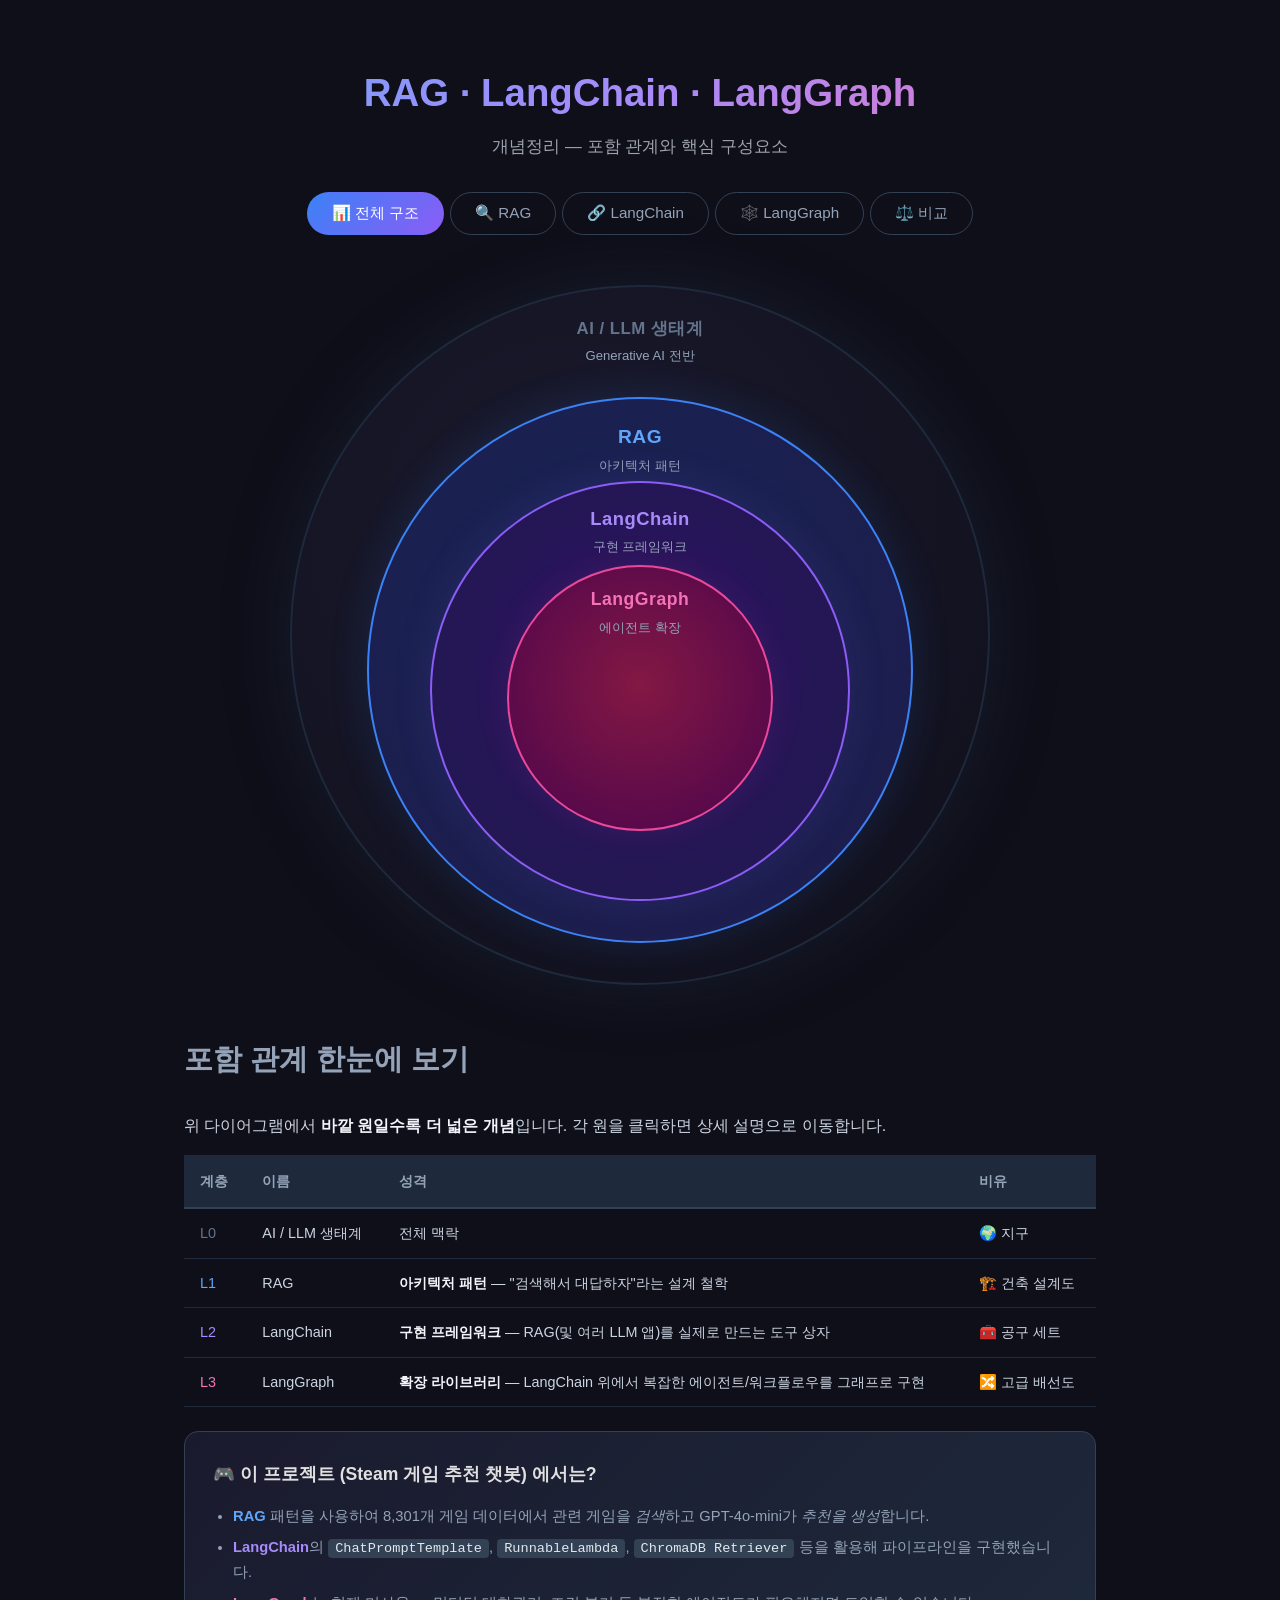
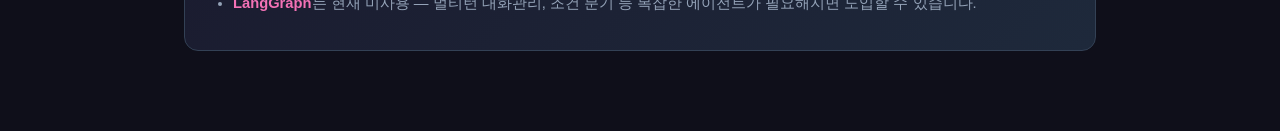
<file: RAG/rag_langchain_concepts.html>
<!doctype html>
<html lang="ko">
  <head>
    <meta charset="UTF-8" />
    <meta name="viewport" content="width=device-width, initial-scale=1.0" />
    <title>RAG · LangChain · LangGraph 개념정리</title>
    <style>
      /* ── Reset & Base ───────────────────────────────── */
      *,
      *::before,
      *::after {
        box-sizing: border-box;
        margin: 0;
        padding: 0;
      }
      html {
        scroll-behavior: smooth;
      }
      body {
        font-family:
          'Pretendard', 'Apple SD Gothic Neo', 'Noto Sans KR', sans-serif;
        background: #0f0f1a;
        color: #e0e0e0;
        line-height: 1.7;
        overflow-x: hidden;
      }

      /* ── Header ─────────────────────────────────────── */
      header {
        text-align: center;
        padding: 60px 20px 30px;
      }
      header h1 {
        font-size: 2.4rem;
        background: linear-gradient(135deg, #60a5fa, #a78bfa, #f472b6);
        -webkit-background-clip: text;
        -webkit-text-fill-color: transparent;
        margin-bottom: 8px;
      }
      header p {
        color: #9ca3af;
        font-size: 1.05rem;
      }

      /* ── Navigation Tabs ────────────────────────────── */
      .tab-bar {
        display: flex;
        justify-content: center;
        gap: 6px;
        padding: 0 20px 30px;
        flex-wrap: wrap;
      }
      .tab-btn {
        padding: 10px 24px;
        border: 1px solid #334155;
        border-radius: 999px;
        background: transparent;
        color: #94a3b8;
        font-size: 0.95rem;
        cursor: pointer;
        transition: all 0.25s;
      }
      .tab-btn:hover {
        border-color: #60a5fa;
        color: #60a5fa;
      }
      .tab-btn.active {
        background: linear-gradient(135deg, #3b82f6, #8b5cf6);
        color: #fff;
        border-color: transparent;
      }

      /* ── Diagram Section ────────────────────────────── */
      .diagram-section {
        display: flex;
        justify-content: center;
        padding: 20px 20px 50px;
      }
      .concentric {
        position: relative;
        width: min(700px, 90vw);
        height: min(700px, 90vw);
      }

      /* Shared ring style */
      .ring {
        position: absolute;
        border-radius: 50%;
        display: flex;
        flex-direction: column;
        align-items: center;
        justify-content: flex-start;
        text-align: center;
        cursor: pointer;
        transition:
          transform 0.35s ease,
          box-shadow 0.35s ease,
          filter 0.35s ease;
      }
      .ring:hover {
        transform: scale(1.018);
      }

      /* Layer 0 – AI / LLM 생태계 */
      .ring-ecosystem {
        width: 100%;
        height: 100%;
        top: 0;
        left: 0;
        background: radial-gradient(
          circle at 40% 35%,
          #1a1a2e 0%,
          #0f0f1a 100%
        );
        border: 2px solid #1e293b;
        box-shadow: 0 0 60px rgba(30, 41, 59, 0.5);
        padding-top: 28px;
      }
      .ring-ecosystem:hover {
        box-shadow: 0 0 80px rgba(51, 65, 85, 0.6);
      }

      /* Layer 1 – RAG */
      .ring-rag {
        width: 78%;
        height: 78%;
        top: 16%;
        left: 11%;
        background: radial-gradient(circle at 45% 40%, #172554, #1e1b4b);
        border: 2.5px solid #3b82f6;
        box-shadow: 0 0 40px rgba(59, 130, 246, 0.15);
        padding-top: 22px;
      }
      .ring-rag:hover {
        box-shadow: 0 0 60px rgba(59, 130, 246, 0.35);
      }

      /* Layer 2 – LangChain */
      .ring-langchain {
        width: 60%;
        height: 60%;
        top: 28%;
        left: 20%;
        background: radial-gradient(circle at 50% 45%, #2e1065, #1e1b4b);
        border: 2.5px solid #8b5cf6;
        box-shadow: 0 0 40px rgba(139, 92, 246, 0.12);
        padding-top: 20px;
      }
      .ring-langchain:hover {
        box-shadow: 0 0 60px rgba(139, 92, 246, 0.35);
      }

      /* Layer 3 – LangGraph */
      .ring-langgraph {
        width: 38%;
        height: 38%;
        top: 40%;
        left: 31%;
        background: radial-gradient(circle at 50% 45%, #831843, #4a044e);
        border: 2.5px solid #ec4899;
        box-shadow: 0 0 35px rgba(236, 72, 153, 0.1);
        padding-top: 18px;
      }
      .ring-langgraph:hover {
        box-shadow: 0 0 55px rgba(236, 72, 153, 0.35);
      }

      /* Ring labels */
      .ring-label {
        font-weight: 700;
        letter-spacing: 0.5px;
        pointer-events: none;
      }
      .ring-ecosystem .ring-label {
        font-size: clamp(0.85rem, 2vw, 1.05rem);
        color: #64748b;
      }
      .ring-rag .ring-label {
        font-size: clamp(0.95rem, 2.2vw, 1.2rem);
        color: #60a5fa;
      }
      .ring-langchain .ring-label {
        font-size: clamp(0.95rem, 2.2vw, 1.15rem);
        color: #a78bfa;
      }
      .ring-langgraph .ring-label {
        font-size: clamp(0.9rem, 2vw, 1.1rem);
        color: #f472b6;
      }

      .ring-sub {
        font-size: clamp(0.65rem, 1.4vw, 0.82rem);
        color: #94a3b8;
        margin-top: 2px;
        pointer-events: none;
      }

      /* ── Content Sections ───────────────────────────── */
      .sections {
        max-width: 960px;
        margin: 0 auto;
        padding: 0 24px 80px;
      }

      .concept-card {
        display: none;
        animation: fadeUp 0.4s ease both;
      }
      .concept-card.visible {
        display: block;
      }

      @keyframes fadeUp {
        from {
          opacity: 0;
          transform: translateY(18px);
        }
        to {
          opacity: 1;
          transform: translateY(0);
        }
      }

      .card-header {
        display: flex;
        align-items: center;
        gap: 14px;
        margin-bottom: 28px;
      }
      .card-icon {
        width: 52px;
        height: 52px;
        border-radius: 14px;
        display: flex;
        align-items: center;
        justify-content: center;
        font-size: 1.5rem;
        flex-shrink: 0;
      }
      .card-header h2 {
        font-size: 1.8rem;
      }

      /* Color themes */
      .theme-rag .card-icon {
        background: #1e3a5f;
      }
      .theme-rag .card-header h2 {
        color: #60a5fa;
      }
      .theme-lc .card-icon {
        background: #3b1f7a;
      }
      .theme-lc .card-header h2 {
        color: #a78bfa;
      }
      .theme-lg .card-icon {
        background: #6b1745;
      }
      .theme-lg .card-header h2 {
        color: #f472b6;
      }

      .card-body p {
        margin-bottom: 16px;
        color: #cbd5e1;
      }
      .card-body strong {
        color: #f1f5f9;
      }

      /* Definition box */
      .def-box {
        background: #1e293b;
        border-left: 4px solid;
        border-radius: 8px;
        padding: 20px 24px;
        margin-bottom: 32px;
        font-size: 1.05rem;
      }
      .theme-rag .def-box {
        border-left-color: #3b82f6;
      }
      .theme-lc .def-box {
        border-left-color: #8b5cf6;
      }
      .theme-lg .def-box {
        border-left-color: #ec4899;
      }

      /* Pipeline flow diagram */
      .pipeline {
        display: flex;
        align-items: center;
        gap: 0;
        flex-wrap: wrap;
        justify-content: center;
        margin: 28px 0 36px;
      }
      .pipe-step {
        background: #1e293b;
        border: 1px solid #334155;
        border-radius: 12px;
        padding: 16px 22px;
        text-align: center;
        min-width: 130px;
        transition:
          border-color 0.2s,
          transform 0.2s;
      }
      .pipe-step:hover {
        border-color: #60a5fa;
        transform: translateY(-3px);
      }
      .pipe-step .step-num {
        display: inline-block;
        background: #334155;
        color: #94a3b8;
        font-size: 0.7rem;
        border-radius: 999px;
        padding: 2px 10px;
        margin-bottom: 6px;
      }
      .pipe-step .step-title {
        font-weight: 700;
        color: #f1f5f9;
        font-size: 0.95rem;
        margin-bottom: 4px;
      }
      .pipe-step .step-desc {
        font-size: 0.8rem;
        color: #94a3b8;
      }
      .pipe-arrow {
        font-size: 1.4rem;
        color: #475569;
        padding: 0 6px;
        flex-shrink: 0;
      }

      /* Feature grid */
      .feat-grid {
        display: grid;
        grid-template-columns: repeat(auto-fill, minmax(240px, 1fr));
        gap: 16px;
        margin: 24px 0 36px;
      }
      .feat-card {
        background: #1e293b;
        border: 1px solid #334155;
        border-radius: 12px;
        padding: 20px;
        transition:
          border-color 0.2s,
          transform 0.2s;
      }
      .feat-card:hover {
        border-color: #8b5cf6;
        transform: translateY(-2px);
      }
      .feat-card h4 {
        font-size: 0.95rem;
        margin-bottom: 6px;
        color: #e2e8f0;
      }
      .feat-card p {
        font-size: 0.85rem;
        color: #94a3b8;
        margin: 0;
      }

      /* Graph node visual */
      .graph-visual {
        background: #1e293b;
        border-radius: 16px;
        padding: 32px 24px;
        margin: 24px 0 36px;
        display: flex;
        flex-direction: column;
        align-items: center;
        gap: 0;
      }
      .gnode {
        background: #2d1b4e;
        border: 2px solid #7c3aed;
        border-radius: 12px;
        padding: 12px 28px;
        font-weight: 700;
        color: #c4b5fd;
        font-size: 0.95rem;
        position: relative;
        z-index: 1;
      }
      .gnode.pink {
        background: #4a1942;
        border-color: #ec4899;
        color: #f9a8d4;
      }
      .gedge {
        display: flex;
        flex-direction: column;
        align-items: center;
        color: #64748b;
        font-size: 0.75rem;
        padding: 4px 0;
      }
      .gedge .arrow {
        font-size: 1.2rem;
      }
      .gedge .elabel {
        font-style: italic;
      }

      .graph-row {
        display: flex;
        align-items: center;
        gap: 60px;
        position: relative;
      }
      .graph-row::before {
        content: '';
        position: absolute;
        top: 50%;
        left: calc(50% - 28px);
        width: 56px;
        height: 2px;
        background: #475569;
      }

      /* Project mapping box */
      .project-box {
        background: linear-gradient(135deg, #1a1a2e, #1e293b);
        border: 1px solid #334155;
        border-radius: 14px;
        padding: 28px;
        margin-top: 20px;
      }
      .project-box h3 {
        font-size: 1.1rem;
        margin-bottom: 14px;
        display: flex;
        align-items: center;
        gap: 8px;
      }
      .project-box h3 .badge {
        background: #22c55e;
        color: #052e16;
        font-size: 0.65rem;
        font-weight: 700;
        padding: 2px 8px;
        border-radius: 999px;
      }
      .project-box h3 .badge.unused {
        background: #64748b;
        color: #1e293b;
      }
      .project-box ul {
        padding-left: 20px;
        color: #94a3b8;
        font-size: 0.92rem;
      }
      .project-box li {
        margin-bottom: 6px;
      }
      .project-box code {
        background: #334155;
        padding: 2px 7px;
        border-radius: 4px;
        font-size: 0.85rem;
        color: #e2e8f0;
      }

      /* Comparison table */
      .compare-section {
        margin-top: 36px;
      }
      .compare-section h3 {
        font-size: 1.2rem;
        margin-bottom: 16px;
        color: #f1f5f9;
      }
      table {
        width: 100%;
        border-collapse: collapse;
        font-size: 0.9rem;
        margin-bottom: 24px;
      }
      thead {
        background: #1e293b;
      }
      th {
        padding: 14px 16px;
        text-align: left;
        color: #94a3b8;
        font-weight: 600;
        border-bottom: 2px solid #334155;
      }
      td {
        padding: 12px 16px;
        border-bottom: 1px solid #1e293b;
        color: #cbd5e1;
      }
      tr:hover td {
        background: rgba(30, 41, 59, 0.5);
      }

      /* Relationship arrows (between sections) */
      .rel-banner {
        text-align: center;
        padding: 24px 0;
        color: #475569;
        font-size: 1.6rem;
      }

      /* Responsive */
      @media (max-width: 600px) {
        header h1 {
          font-size: 1.6rem;
        }
        .concentric {
          width: 95vw;
          height: 95vw;
        }
        .pipeline {
          flex-direction: column;
        }
        .pipe-arrow {
          transform: rotate(90deg);
        }
        .graph-row {
          flex-direction: column;
          gap: 0;
        }
        .graph-row::before {
          display: none;
        }
      }

      /* Scroll-to-top */
      .scroll-top {
        position: fixed;
        bottom: 30px;
        right: 30px;
        width: 44px;
        height: 44px;
        border-radius: 50%;
        background: #334155;
        color: #e2e8f0;
        border: none;
        font-size: 1.2rem;
        cursor: pointer;
        opacity: 0;
        transition: opacity 0.3s;
        z-index: 100;
      }
      .scroll-top.show {
        opacity: 1;
      }
    </style>
  </head>
  <body>
    <!-- ══════════════════════════════════════════════════
     Header
     ══════════════════════════════════════════════════ -->
    <header>
      <h1>RAG · LangChain · LangGraph</h1>
      <p>개념정리 — 포함 관계와 핵심 구성요소</p>
    </header>

    <!-- ══════════════════════════════════════════════════
     Tab Navigation
     ══════════════════════════════════════════════════ -->
    <nav class="tab-bar">
      <button class="tab-btn active" data-tab="overview">📊 전체 구조</button>
      <button class="tab-btn" data-tab="rag">🔍 RAG</button>
      <button class="tab-btn" data-tab="langchain">🔗 LangChain</button>
      <button class="tab-btn" data-tab="langgraph">🕸️ LangGraph</button>
      <button class="tab-btn" data-tab="compare">⚖️ 비교</button>
    </nav>

    <!-- ══════════════════════════════════════════════════
     Concentric Diagram
     ══════════════════════════════════════════════════ -->
    <section class="diagram-section">
      <div class="concentric">
        <!-- L0 – Ecosystem -->
        <div class="ring ring-ecosystem" data-target="overview">
          <span class="ring-label">AI / LLM 생태계</span>
          <span class="ring-sub">Generative AI 전반</span>
        </div>

        <!-- L1 – RAG -->
        <div class="ring ring-rag" data-target="rag">
          <span class="ring-label">RAG</span>
          <span class="ring-sub">아키텍처 패턴</span>
        </div>

        <!-- L2 – LangChain -->
        <div class="ring ring-langchain" data-target="langchain">
          <span class="ring-label">LangChain</span>
          <span class="ring-sub">구현 프레임워크</span>
        </div>

        <!-- L3 – LangGraph -->
        <div class="ring ring-langgraph" data-target="langgraph">
          <span class="ring-label">LangGraph</span>
          <span class="ring-sub">에이전트 확장</span>
        </div>
      </div>
    </section>

    <!-- ══════════════════════════════════════════════════
     Content Sections
     ══════════════════════════════════════════════════ -->
    <div class="sections">
      <!-- ─── Overview ─────────────────────────────────── -->
      <article class="concept-card visible" id="card-overview">
        <div class="card-header">
          <h2 style="color: #94a3b8">포함 관계 한눈에 보기</h2>
        </div>
        <div class="card-body">
          <p>
            위 다이어그램에서 <strong>바깥 원일수록 더 넓은 개념</strong>입니다.
            각 원을 클릭하면 상세 설명으로 이동합니다.
          </p>

          <table>
            <thead>
              <tr>
                <th>계층</th>
                <th>이름</th>
                <th>성격</th>
                <th>비유</th>
              </tr>
            </thead>
            <tbody>
              <tr>
                <td style="color: #64748b">L0</td>
                <td>AI / LLM 생태계</td>
                <td>전체 맥락</td>
                <td>🌍 지구</td>
              </tr>
              <tr>
                <td style="color: #60a5fa">L1</td>
                <td>RAG</td>
                <td>
                  <strong>아키텍처 패턴</strong> — "검색해서 대답하자"라는 설계
                  철학
                </td>
                <td>🏗️ 건축 설계도</td>
              </tr>
              <tr>
                <td style="color: #a78bfa">L2</td>
                <td>LangChain</td>
                <td>
                  <strong>구현 프레임워크</strong> — RAG(및 여러 LLM 앱)를
                  실제로 만드는 도구 상자
                </td>
                <td>🧰 공구 세트</td>
              </tr>
              <tr>
                <td style="color: #f472b6">L3</td>
                <td>LangGraph</td>
                <td>
                  <strong>확장 라이브러리</strong> — LangChain 위에서 복잡한
                  에이전트/워크플로우를 그래프로 구현
                </td>
                <td>🔀 고급 배선도</td>
              </tr>
            </tbody>
          </table>

          <div class="project-box">
            <h3>🎮 이 프로젝트 (Steam 게임 추천 챗봇) 에서는?</h3>
            <ul>
              <li>
                <strong style="color: #60a5fa">RAG</strong> 패턴을 사용하여
                8,301개 게임 데이터에서 관련 게임을 <em>검색</em>하고
                GPT-4o-mini가 <em>추천을 생성</em>합니다.
              </li>
              <li>
                <strong style="color: #a78bfa">LangChain</strong>의
                <code>ChatPromptTemplate</code>, <code>RunnableLambda</code>,
                <code>ChromaDB Retriever</code> 등을 활용해 파이프라인을
                구현했습니다.
              </li>
              <li>
                <strong style="color: #f472b6">LangGraph</strong>는 현재 미사용
                — 멀티턴 대화관리, 조건 분기 등 복잡한 에이전트가 필요해지면
                도입할 수 있습니다.
              </li>
            </ul>
          </div>
        </div>
      </article>

      <!-- ─── RAG ──────────────────────────────────────── -->
      <article class="concept-card theme-rag" id="card-rag">
        <div class="card-header">
          <div class="card-icon">🔍</div>
          <h2>
            RAG
            <small style="color: #94a3b8; font-weight: 400"
              >Retrieval-Augmented Generation</small
            >
          </h2>
        </div>
        <div class="card-body">
          <div class="def-box">
            <strong>정의:</strong> LLM이 답변을 생성하기 <em>전에</em>, 외부
            지식 저장소에서 관련 정보를 <strong>검색(Retrieve)</strong>하여
            프롬프트에 <strong>보강(Augment)</strong>한 뒤
            <strong>생성(Generate)</strong>하는 아키텍처 패턴.
          </div>

          <h3 style="margin-bottom: 16px; color: #e2e8f0">
            왜 RAG가 필요한가?
          </h3>
          <p>
            <strong>LLM의 한계:</strong> 학습 데이터 이후의 정보를 모르고(시간
            제한), 전문 도메인 지식이 부족하며(환각 위험), 대규모 데이터를
            파인튜닝하는 것은 비용이 큽니다.
          </p>
          <p>
            <strong>RAG의 해결:</strong> 외부 DB에서 최신·정확한 정보를 가져와
            LLM에 전달하므로, 파인튜닝 없이도 도메인 특화 답변을 생성할 수
            있습니다.
          </p>

          <h3 style="margin: 24px 0 8px; color: #e2e8f0">3단계 파이프라인</h3>
          <div class="pipeline">
            <div class="pipe-step">
              <div class="step-num">STEP 1</div>
              <div class="step-title">📥 Retrieve</div>
              <div class="step-desc">사용자 질문으로<br />관련 문서 검색</div>
            </div>
            <div class="pipe-arrow">→</div>
            <div class="pipe-step">
              <div class="step-num">STEP 2</div>
              <div class="step-title">📝 Augment</div>
              <div class="step-desc">검색 결과를<br />프롬프트에 삽입</div>
            </div>
            <div class="pipe-arrow">→</div>
            <div class="pipe-step">
              <div class="step-num">STEP 3</div>
              <div class="step-title">🤖 Generate</div>
              <div class="step-desc">LLM이 맥락 기반<br />답변 생성</div>
            </div>
          </div>

          <h3 style="margin-bottom: 12px; color: #e2e8f0">핵심 구성요소</h3>
          <div class="feat-grid">
            <div class="feat-card">
              <h4>📚 Knowledge Base</h4>
              <p>
                원본 데이터(문서, DB, API 등)를 저장하고 검색 가능한 형태로
                인덱싱
              </p>
            </div>
            <div class="feat-card">
              <h4>🧮 Embedding Model</h4>
              <p>
                텍스트를 고차원 벡터로 변환하여 의미적 유사도 계산 가능하게 함
              </p>
            </div>
            <div class="feat-card">
              <h4>🗄️ Vector Store</h4>
              <p>
                임베딩 벡터를 저장·검색하는 특화 DB (Chroma, Pinecone, FAISS 등)
              </p>
            </div>
            <div class="feat-card">
              <h4>🔎 Retriever</h4>
              <p>질문과 가장 관련 높은 문서를 찾아주는 검색 모듈</p>
            </div>
            <div class="feat-card">
              <h4>📋 Prompt Template</h4>
              <p>
                검색 결과 + 사용자 질문을 LLM이 이해할 수 있는 형식으로 조합
              </p>
            </div>
            <div class="feat-card">
              <h4>🧠 LLM</h4>
              <p>최종 답변을 생성하는 대규모 언어 모델 (GPT-4, Claude 등)</p>
            </div>
          </div>

          <div class="project-box">
            <h3>
              🎮 프로젝트에서의 RAG 적용 <span class="badge">사용중</span>
            </h3>
            <ul>
              <li>
                <strong>Knowledge Base:</strong> Steam 게임 8,301개 데이터
                (이름, 장르, 태그, 가격, 리뷰 등)
              </li>
              <li>
                <strong>Embedding:</strong>
                <code>text-embedding-3-small</code> (OpenAI)
              </li>
              <li><strong>Vector Store:</strong> ChromaDB (로컬 영구 저장)</li>
              <li>
                <strong>Retriever:</strong> 하이브리드 검색 — 벡터 유사도 + BM25
                키워드 검색을 RRF(Reciprocal Rank Fusion)로 결합
              </li>
              <li><strong>LLM:</strong> GPT-4o-mini (temperature 0.2)</li>
              <li>
                <strong>추가 기법:</strong> 쿼리 번역(한→영), 메타데이터 필터
                추출, 인기도 기반 재정렬
              </li>
            </ul>
          </div>
        </div>
      </article>

      <!-- ─── LangChain ────────────────────────────────── -->
      <article class="concept-card theme-lc" id="card-langchain">
        <div class="card-header">
          <div class="card-icon">🔗</div>
          <h2>
            LangChain
            <small style="color: #94a3b8; font-weight: 400"
              >LLM 애플리케이션 프레임워크</small
            >
          </h2>
        </div>
        <div class="card-body">
          <div class="def-box">
            <strong>정의:</strong> LLM을 활용한 애플리케이션을 빠르게 개발할 수
            있도록 <strong>표준화된 추상화 계층</strong>과
            <strong>컴포넌트 조합 도구</strong>를 제공하는 오픈소스 프레임워크.
            RAG뿐 아니라 챗봇, 에이전트, 요약 등 다양한 LLM 앱을 구축할 수 있다.
          </div>

          <h3 style="margin-bottom: 8px; color: #e2e8f0">RAG와의 관계</h3>
          <p>
            <strong>RAG는 "무엇을 만들 것인가"</strong>(패턴)이고,
            <strong>LangChain은 "어떻게 만들 것인가"</strong>(도구)입니다.
            LangChain 없이도 RAG를 구현할 수 있고, LangChain으로 RAG가 아닌 것도
            만들 수 있습니다. 하지만 LangChain은 RAG 구현을 매우 편리하게
            해줍니다.
          </p>

          <h3 style="margin: 28px 0 14px; color: #e2e8f0">
            핵심 추상화 (Core Abstractions)
          </h3>
          <div class="feat-grid">
            <div class="feat-card">
              <h4>💬 Chat Models</h4>
              <p>
                <code>ChatOpenAI</code>, <code>ChatAnthropic</code> 등 — 다양한
                LLM을 통일된 인터페이스로 호출
              </p>
            </div>
            <div class="feat-card">
              <h4>📋 Prompt Templates</h4>
              <p>
                <code>ChatPromptTemplate</code> — 변수를 포함한 재사용 가능한
                프롬프트 틀
              </p>
            </div>
            <div class="feat-card">
              <h4>📤 Output Parsers</h4>
              <p>
                <code>StrOutputParser</code>, <code>JsonOutputParser</code> —
                LLM 출력을 원하는 형태로 파싱
              </p>
            </div>
            <div class="feat-card">
              <h4>🔎 Retrievers</h4>
              <p>
                벡터 스토어, BM25 등 다양한 검색 백엔드를 통일된 인터페이스로
                제공
              </p>
            </div>
            <div class="feat-card">
              <h4>🔗 Runnables (LCEL)</h4>
              <p>
                <code>RunnableLambda</code>, <code>RunnablePassthrough</code> —
                파이프(<code>|</code>) 연산으로 체인을 선언적 구성
              </p>
            </div>
            <div class="feat-card">
              <h4>📦 Document Loaders</h4>
              <p>
                PDF, CSV, 웹페이지 등 다양한 소스에서 데이터를 Document 객체로
                로드
              </p>
            </div>
            <div class="feat-card">
              <h4>✂️ Text Splitters</h4>
              <p>
                긴 문서를 적절한 크기의 청크로 분할
                (RecursiveCharacterTextSplitter 등)
              </p>
            </div>
            <div class="feat-card">
              <h4>🧮 Embeddings</h4>
              <p>
                <code>OpenAIEmbeddings</code> 등 — 텍스트→벡터 변환 모델의 통합
                인터페이스
              </p>
            </div>
          </div>

          <h3 style="margin: 8px 0 14px; color: #e2e8f0">
            LCEL (LangChain Expression Language)
          </h3>
          <p>
            LangChain의 핵심 구성 방식. 파이프(<code>|</code>) 연산자로
            컴포넌트를 연결하여 <strong>선언적으로</strong> 체인을 만듭니다:
          </p>
          <div
            style="
              background: #1e293b;
              border-radius: 10px;
              padding: 20px;
              margin: 16px 0 24px;
              font-family: monospace;
              font-size: 0.9rem;
              color: #a78bfa;
              overflow-x: auto;
              white-space: pre;
            "
          >
            chain = prompt | llm | output_parser
            <span style="color: #64748b"># 기본 체인</span> rag = retriever |
            format_docs | prompt | llm
            <span style="color: #64748b"># RAG 체인</span>
          </div>

          <div class="project-box">
            <h3>
              🎮 프로젝트에서의 LangChain 활용 <span class="badge">사용중</span>
            </h3>
            <ul>
              <li>
                <strong>ChatOpenAI:</strong> GPT-4o-mini 모델 호출
                (<code>temperature=0.2</code>)
              </li>
              <li>
                <strong>ChatPromptTemplate:</strong> 시스템 프롬프트, 쿼리 번역,
                필터 추출 등 3개 템플릿
              </li>
              <li>
                <strong>StrOutputParser:</strong> LLM 응답을 문자열로 파싱
              </li>
              <li>
                <strong>OpenAIEmbeddings:</strong>
                <code>text-embedding-3-small</code>로 게임 데이터 벡터화
              </li>
              <li>
                <strong>Chroma:</strong> 벡터 스토어로 사용 (LangChain 통합)
              </li>
              <li>
                <strong>RunnableLambda / RunnablePassthrough:</strong> LCEL 체인
                구성에 활용
              </li>
            </ul>
          </div>
        </div>
      </article>

      <!-- ─── LangGraph ────────────────────────────────── -->
      <article class="concept-card theme-lg" id="card-langgraph">
        <div class="card-header">
          <div class="card-icon">🕸️</div>
          <h2>
            LangGraph
            <small style="color: #94a3b8; font-weight: 400"
              >상태 기반 에이전트 프레임워크</small
            >
          </h2>
        </div>
        <div class="card-body">
          <div class="def-box">
            <strong>정의:</strong> LangChain 팀이 만든
            <strong>그래프 기반 워크플로우 라이브러리</strong>. LLM
            애플리케이션에 <strong>상태 관리(State)</strong>,
            <strong>조건 분기(Conditional Edge)</strong>,
            <strong>순환(Cycle)</strong>을 추가하여 복잡한
            <strong>에이전트</strong>와 <strong>멀티스텝 워크플로우</strong>를
            구현할 수 있다.
          </div>

          <h3 style="margin-bottom: 8px; color: #e2e8f0">LangChain과의 관계</h3>
          <p>
            <strong>LangChain의 LCEL</strong>은 데이터가 한 방향으로 흐르는
            <strong>선형 체인(DAG)</strong>에 적합합니다. 하지만 "결과를 보고
            다시 시도", "여러 도구 중 조건부 선택", "대화 상태 기억" 같은
            패턴에는 한계가 있습니다. <strong>LangGraph</strong>는 이런
            <strong>순환·분기가 필요한 복잡한 워크플로우</strong>를 해결합니다.
          </p>

          <h3 style="margin: 28px 0 14px; color: #e2e8f0">핵심 개념 3가지</h3>
          <div class="feat-grid">
            <div class="feat-card" style="border-color: #ec4899">
              <h4 style="color: #f472b6">🔵 Node (노드)</h4>
              <p>
                각 처리 단계를 나타내는 함수. LLM 호출, 도구 실행, 데이터 전처리
                등 한 가지 작업을 수행
              </p>
            </div>
            <div class="feat-card" style="border-color: #ec4899">
              <h4 style="color: #f472b6">➡️ Edge (엣지)</h4>
              <p>
                노드 간 연결. <strong>일반 엣지</strong>(항상 이동)와
                <strong>조건부 엣지</strong>(상태에 따라 분기)가 있음
              </p>
            </div>
            <div class="feat-card" style="border-color: #ec4899">
              <h4 style="color: #f472b6">💾 State (상태)</h4>
              <p>
                그래프 전체에서 공유되는 딕셔너리. 각 노드가 읽고 수정하며, 대화
                기록·중간 결과 등을 저장
              </p>
            </div>
          </div>

          <h3 style="margin: 8px 0 14px; color: #e2e8f0">
            그래프 실행 흐름 예시
          </h3>
          <div class="graph-visual">
            <div class="gnode pink">START</div>
            <div class="gedge"><span class="arrow">↓</span></div>
            <div class="gnode">🔍 쿼리 분석</div>
            <div class="gedge">
              <span class="arrow">↓</span><span class="elabel">조건 분기</span>
            </div>
            <div class="graph-row">
              <div class="gnode">📚 RAG 검색</div>
              <div class="gnode">🛠️ 도구 호출</div>
            </div>
            <div class="gedge"><span class="arrow">↓</span></div>
            <div class="gnode">🤖 답변 생성</div>
            <div class="gedge">
              <span class="arrow">↓</span
              ><span class="elabel">품질 체크 → 불충분 시 재검색</span>
            </div>
            <div class="gnode pink">END</div>
          </div>

          <h3 style="margin-bottom: 12px; color: #e2e8f0">
            LCEL Chain vs LangGraph 비교
          </h3>
          <table>
            <thead>
              <tr>
                <th></th>
                <th>LCEL Chain</th>
                <th>LangGraph</th>
              </tr>
            </thead>
            <tbody>
              <tr>
                <td><strong>구조</strong></td>
                <td>선형/DAG (방향 비순환)</td>
                <td>그래프 (순환 가능)</td>
              </tr>
              <tr>
                <td><strong>상태 관리</strong></td>
                <td>입력→출력 단방향 전달</td>
                <td>공유 State 딕셔너리</td>
              </tr>
              <tr>
                <td><strong>조건 분기</strong></td>
                <td>RunnableBranch (제한적)</td>
                <td>Conditional Edge (유연)</td>
              </tr>
              <tr>
                <td><strong>재시도/루프</strong></td>
                <td>어려움</td>
                <td>자연스러운 순환 지원</td>
              </tr>
              <tr>
                <td><strong>적합한 경우</strong></td>
                <td>단순 RAG, 요약, Q&A</td>
                <td>에이전트, 멀티턴 대화, 복잡 워크플로우</td>
              </tr>
            </tbody>
          </table>

          <div class="project-box">
            <h3>
              🎮 프로젝트에서의 LangGraph
              <span class="badge unused">미사용</span>
            </h3>
            <ul>
              <li>
                현재는 단일 턴 추천(질문→검색→답변)이므로 LCEL 체인으로
                충분합니다.
              </li>
              <li><strong>도입 시나리오:</strong></li>
              <li style="margin-left: 16px">
                🔁 멀티턴 대화 — "방금 추천한 게임 말고 다른 거 알려줘" 같은
                맥락 유지
              </li>
              <li style="margin-left: 16px">
                🔀 조건 분기 — 질문 유형(추천/비교/정보)에 따라 다른 처리 경로
              </li>
              <li style="margin-left: 16px">
                🛠️ 도구 사용 — Steam API 실시간 호출, 가격 비교 등 외부 도구
                통합
              </li>
              <li style="margin-left: 16px">
                ✅ 자체 검증 — 검색 결과가 불충분하면 재검색하는 루프
              </li>
            </ul>
          </div>
        </div>
      </article>

      <!-- ─── Compare ──────────────────────────────────── -->
      <article class="concept-card" id="card-compare">
        <div class="card-header">
          <h2 style="color: #94a3b8">⚖️ 3개 개념 비교 총정리</h2>
        </div>
        <div class="card-body">
          <table>
            <thead>
              <tr>
                <th></th>
                <th style="color: #60a5fa">RAG</th>
                <th style="color: #a78bfa">LangChain</th>
                <th style="color: #f472b6">LangGraph</th>
              </tr>
            </thead>
            <tbody>
              <tr>
                <td><strong>본질</strong></td>
                <td>아키텍처 패턴</td>
                <td>개발 프레임워크</td>
                <td>확장 라이브러리</td>
              </tr>
              <tr>
                <td><strong>한 줄 요약</strong></td>
                <td>"검색해서 답하자"</td>
                <td>"LLM 앱을 쉽게 만들자"</td>
                <td>"복잡한 에이전트를 그래프로"</td>
              </tr>
              <tr>
                <td><strong>추상화 수준</strong></td>
                <td>개념 / 설계 철학</td>
                <td>코드 / 구현 도구</td>
                <td>코드 / 상위 구성 도구</td>
              </tr>
              <tr>
                <td><strong>독립 사용</strong></td>
                <td>✅ 어떤 도구로든 구현 가능</td>
                <td>✅ RAG 외에도 다양한 LLM 앱</td>
                <td>⚠️ LangChain 기반 필요</td>
              </tr>
              <tr>
                <td><strong>복잡도</strong></td>
                <td>낮음 (개념 이해)</td>
                <td>중간 (API 학습)</td>
                <td>높음 (그래프 설계)</td>
              </tr>
              <tr>
                <td><strong>핵심 키워드</strong></td>
                <td>Retrieve, Augment, Generate</td>
                <td>Chain, Runnable, LCEL</td>
                <td>Node, Edge, State, Cycle</td>
              </tr>
              <tr>
                <td><strong>프로젝트 사용</strong></td>
                <td style="color: #22c55e">✅ 사용중</td>
                <td style="color: #22c55e">✅ 사용중</td>
                <td style="color: #64748b">⬜ 미사용</td>
              </tr>
            </tbody>
          </table>

          <h3 style="margin: 28px 0 14px; color: #e2e8f0">
            🎯 언제 무엇을 선택하나?
          </h3>
          <div class="feat-grid">
            <div class="feat-card" style="border-color: #3b82f6">
              <h4 style="color: #60a5fa">RAG만 — 직접 구현</h4>
              <p>
                간단한 프로토타입이거나 프레임워크 종속을 피하고 싶을 때. OpenAI
                API + 벡터 DB만으로 충분히 가능.
              </p>
            </div>
            <div class="feat-card" style="border-color: #8b5cf6">
              <h4 style="color: #a78bfa">LangChain + RAG</h4>
              <p>
                프로덕션 수준 RAG를 빠르게 구축할 때. 컴포넌트 교체(LLM, DB
                등)가 쉽고, 생태계가 풍부.
              </p>
            </div>
            <div class="feat-card" style="border-color: #ec4899">
              <h4 style="color: #f472b6">LangGraph + LangChain + RAG</h4>
              <p>
                에이전트, 멀티턴, 도구 호출, 자체 검증 루프 등 복잡한
                워크플로우가 필요할 때.
              </p>
            </div>
          </div>

          <h3 style="margin: 28px 0 14px; color: #e2e8f0">📐 포함 관계 정리</h3>
          <div
            style="
              background: #1e293b;
              border-radius: 10px;
              padding: 24px;
              font-family: monospace;
              font-size: 0.92rem;
              color: #cbd5e1;
              line-height: 2;
              overflow-x: auto;
            "
          >
            <span style="color: #64748b">/* 포함 관계 (바깥→안쪽) */</span>
            <span style="color: #64748b">AI / LLM 생태계</span>
            └── <span style="color: #60a5fa">RAG</span>
            <span style="color: #64748b">← 아키텍처 패턴 (검색 + 생성)</span>
            ├── <span style="color: #a78bfa">LangChain</span>
            <span style="color: #64748b"
              >← 구현 프레임워크 (RAG 외에도 사용 가능)</span
            >
            │ └── <span style="color: #f472b6">LangGraph</span>
            <span style="color: #64748b">← 그래프 기반 에이전트 확장</span> ├──
            LlamaIndex
            <span style="color: #64748b">← 또 다른 RAG 구현 프레임워크</span>
            └── 직접 구현
            <span style="color: #64748b">← API + 벡터 DB 직접 연결</span>

            <span style="color: #64748b">/* 관계 요약 */</span>
            RAG ≠ LangChain
            <span style="color: #64748b">← RAG는 패턴, LangChain은 도구</span>
            LangGraph ⊂ LangChain 생태계
            <span style="color: #64748b"
              >← LangGraph는 LangChain 위에 구축</span
            >
            LangChain ∩ RAG
            <span style="color: #64748b"
              >← LangChain은 RAG 구현에 많이 쓰이지만, 그것만을 위한 건
              아님</span
            >
          </div>
        </div>
      </article>
    </div>
    <!-- .sections -->

    <!-- ── Scroll-to-top button ───────────────────────── -->
    <button class="scroll-top" id="scrollTop" title="맨 위로">↑</button>

    <!-- ══════════════════════════════════════════════════
     Script
     ══════════════════════════════════════════════════ -->
    <script>
      (function () {
        // ── Tab switching ─────────────────────────────────
        const tabs = document.querySelectorAll('.tab-btn');
        const cards = document.querySelectorAll('.concept-card');

        function activate(tabId) {
          tabs.forEach((t) =>
            t.classList.toggle('active', t.dataset.tab === tabId),
          );
          cards.forEach((c) => {
            const match = c.id === 'card-' + tabId;
            c.classList.toggle('visible', match);
          });
        }

        tabs.forEach((btn) =>
          btn.addEventListener('click', () => activate(btn.dataset.tab)),
        );

        // ── Ring click → switch tab ───────────────────────
        document.querySelectorAll('.ring[data-target]').forEach((ring) => {
          ring.addEventListener('click', (e) => {
            e.stopPropagation();
            const target = ring.dataset.target;
            activate(target);
            document
              .querySelector('.sections')
              .scrollIntoView({ behavior: 'smooth' });
          });
        });

        // ── Scroll-to-top button ──────────────────────────
        const scrollBtn = document.getElementById('scrollTop');
        window.addEventListener('scroll', () => {
          scrollBtn.classList.toggle('show', window.scrollY > 400);
        });
        scrollBtn.addEventListener('click', () =>
          window.scrollTo({ top: 0, behavior: 'smooth' }),
        );
      })();
    </script>
  </body>
</html>
</file>
